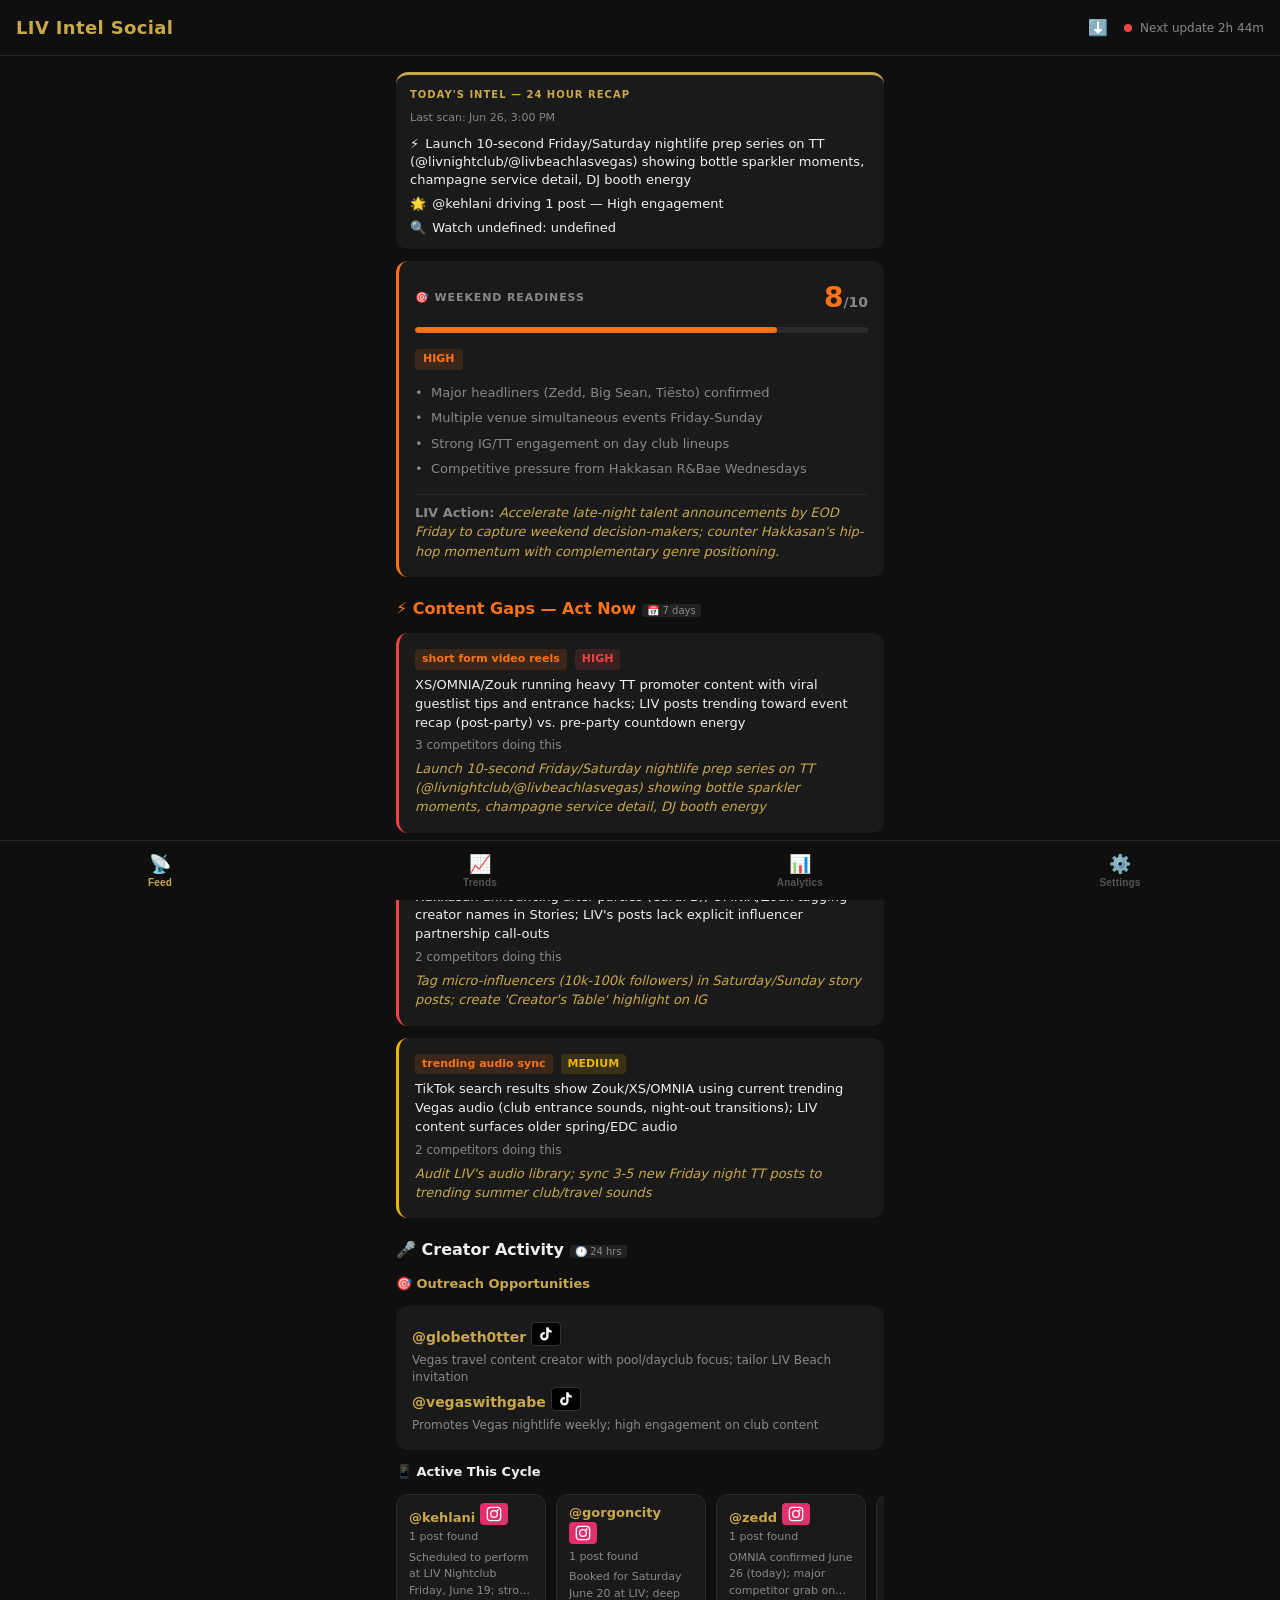
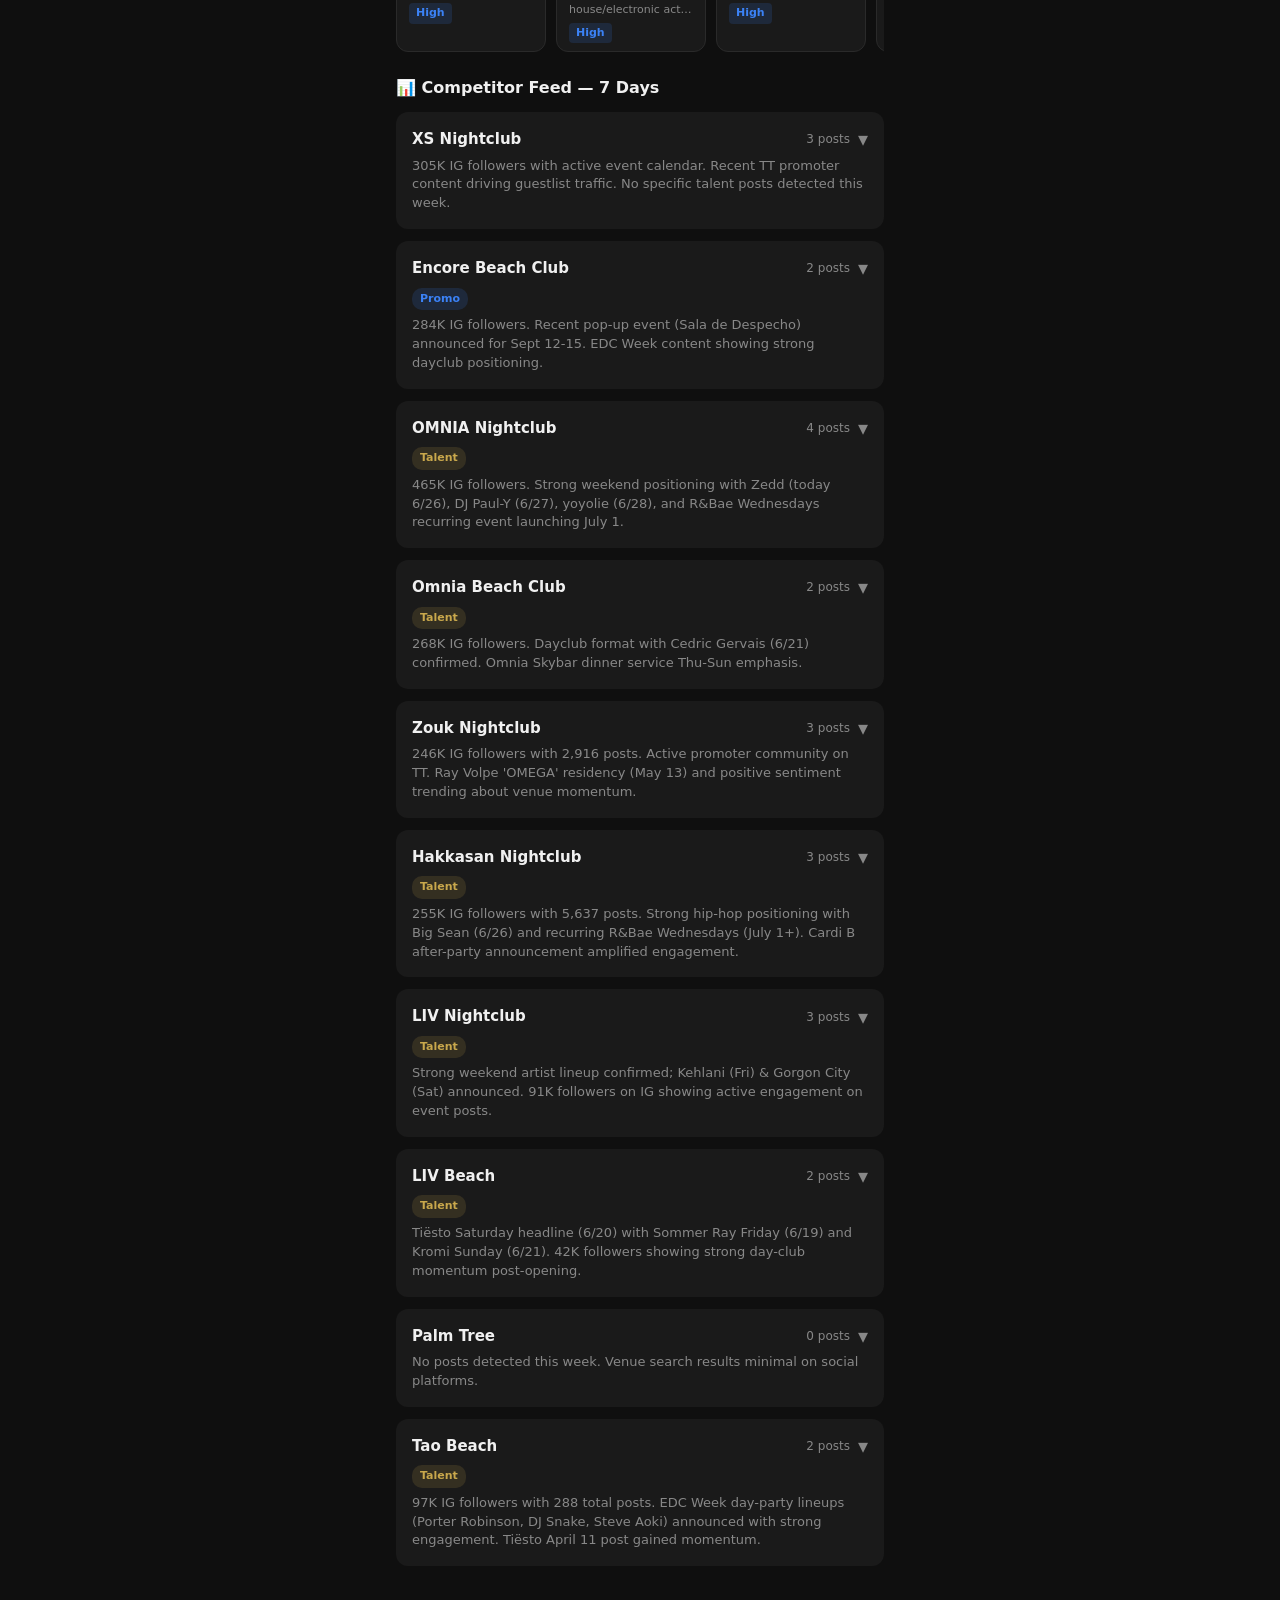
<file: index.html>
<!DOCTYPE html>
<html lang="en">
<head>
  <meta charset="UTF-8">
  <meta name="viewport" content="width=device-width, initial-scale=1.0, viewport-fit=cover">
  <meta name="theme-color" content="#0F0F0F">
  <meta name="apple-mobile-web-app-capable" content="yes">
  <meta name="apple-mobile-web-app-status-bar-style" content="black-translucent">
  <meta name="apple-mobile-web-app-title" content="LIV Social">
  <link rel="manifest" href="./manifest.json">
  <link rel="apple-touch-icon" href="./icons/icon-192.png">
  <link rel="icon" type="image/png" href="./icons/icon-192.png">
  <link rel="stylesheet" href="./assets/style.css">
  <title>LIV Intel Social</title>
  <!-- Google Analytics -->
  <script async src="https://www.googletagmanager.com/gtag/js?id=G-B0TRM9V8KM"></script>
  <script>
    window.dataLayer = window.dataLayer || [];
    function gtag(){dataLayer.push(arguments);}
    gtag('js', new Date());
    gtag('config', 'G-B0TRM9V8KM');
  </script>
</head>
<body>
  <!-- Header -->
  <header class="app-header">
    <div class="header-left">
      <h1 class="header-title">LIV Intel Social</h1>
    </div>
    <div class="header-right">
      <button id="downloadReportBtn" title="Download Report" style="background:none;border:none;cursor:pointer;color:#fff;font-size:16px;margin-right:8px">⬇️</button>
      <span class="freshness-dot" id="freshnessDot"></span>
      <span class="header-timestamp" id="headerTimestamp">Loading...</span>
    </div>
  </header>

  <!-- Offline Banner -->
  <div class="offline-banner" id="offlineBanner" hidden>
    Showing cached data — connect to refresh
  </div>

  <!-- Tab Content -->
  <main class="tab-content">
    <!-- Social Feed Tab -->
    <section class="tab-pane active" id="tabFeed">
      <div id="feedContent">
        <div class="skeleton-card"></div>
        <div class="skeleton-card"></div>
        <div class="skeleton-card"></div>
      </div>
    </section>

    <!-- Trends Tab -->
    <section class="tab-pane" id="tabTrends">
      <div id="trendsContent">
        <div class="skeleton-card"></div>
        <div class="skeleton-card"></div>
      </div>
    </section>

    <!-- Analytics Tab -->
    <section class="tab-pane" id="tabAnalytics">
      <div id="analyticsContent">
        <div class="skeleton-card"></div>
        <div class="skeleton-card"></div>
        <div class="skeleton-card"></div>
      </div>
    </section>

    <!-- Settings Tab -->
    <section class="tab-pane" id="tabSettings">
      <div id="settingsContent"></div>
    </section>
  </main>

  <!-- Bottom Tab Bar -->
  <nav class="tab-bar">
    <button class="tab-btn active" data-tab="tabFeed">
      <span class="tab-icon">&#x1F4E1;</span>
      <span class="tab-label">Feed</span>
    </button>
    <button class="tab-btn" data-tab="tabTrends">
      <span class="tab-icon">&#x1F4C8;</span>
      <span class="tab-label">Trends</span>
    </button>
    <button class="tab-btn" data-tab="tabAnalytics">
      <span class="tab-icon">&#x1F4CA;</span>
      <span class="tab-label">Analytics</span>
    </button>
    <button class="tab-btn" data-tab="tabSettings">
      <span class="tab-icon">&#x2699;&#xFE0F;</span>
      <span class="tab-label">Settings</span>
    </button>
  </nav>

  <script src="./assets/app.js"></script>
  <script>
    if ('serviceWorker' in navigator) {
      navigator.serviceWorker.register('./service-worker.js');
    }
  </script>
</body>
</html>
</file>
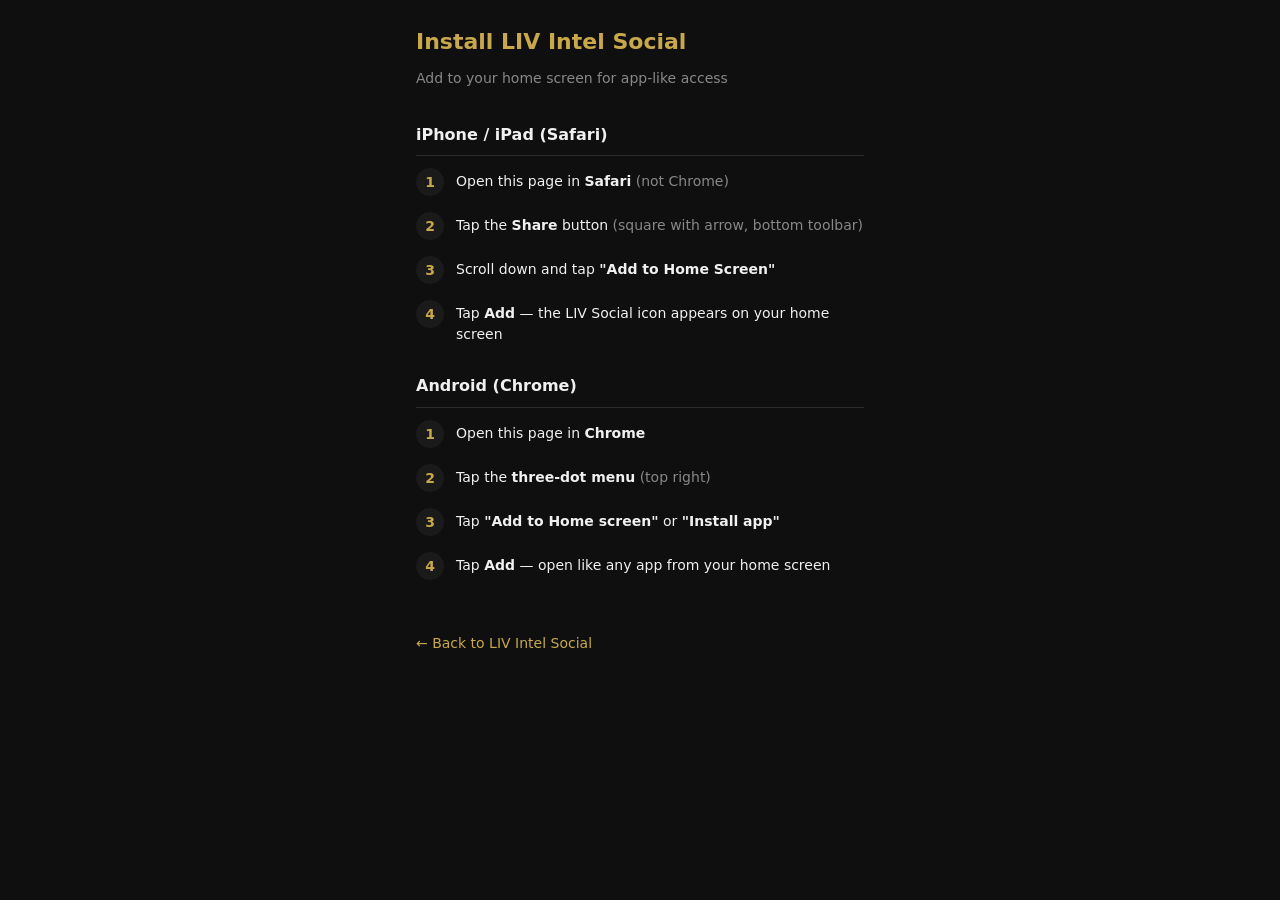
<file: install.html>
<!DOCTYPE html>
<html lang="en">
<head>
  <meta charset="UTF-8">
  <meta name="viewport" content="width=device-width, initial-scale=1.0, viewport-fit=cover">
  <meta name="theme-color" content="#0F0F0F">
  <title>Install LIV Intel Social</title>
  <style>
    *, *::before, *::after { box-sizing: border-box; margin: 0; padding: 0; }
    body {
      font-family: Inter, system-ui, -apple-system, sans-serif;
      background: #0F0F0F;
      color: #F0F0F0;
      line-height: 1.6;
      padding: 24px 16px;
      max-width: 480px;
      margin: 0 auto;
      -webkit-font-smoothing: antialiased;
    }
    h1 {
      color: #C9A84C;
      font-size: 22px;
      margin-bottom: 8px;
    }
    .subtitle {
      color: #888;
      font-size: 14px;
      margin-bottom: 32px;
    }
    .platform {
      margin-bottom: 28px;
    }
    .platform h2 {
      font-size: 16px;
      font-weight: 700;
      margin-bottom: 12px;
      padding-bottom: 8px;
      border-bottom: 1px solid #2A2A2A;
    }
    .step {
      display: flex;
      gap: 12px;
      margin-bottom: 16px;
      align-items: flex-start;
    }
    .step-num {
      width: 28px;
      height: 28px;
      border-radius: 50%;
      background: #1A1A1A;
      color: #C9A84C;
      font-size: 14px;
      font-weight: 700;
      display: flex;
      align-items: center;
      justify-content: center;
      flex-shrink: 0;
    }
    .step-text {
      font-size: 14px;
      line-height: 1.5;
      padding-top: 3px;
    }
    .step-text strong {
      color: #F0F0F0;
    }
    .step-text span {
      color: #888;
    }
    .back-link {
      display: inline-block;
      margin-top: 24px;
      color: #C9A84C;
      font-size: 14px;
      text-decoration: none;
    }
    .back-link:hover { text-decoration: underline; }
  </style>
</head>
<body>
  <h1>Install LIV Intel Social</h1>
  <p class="subtitle">Add to your home screen for app-like access</p>

  <div class="platform">
    <h2>iPhone / iPad (Safari)</h2>
    <div class="step">
      <div class="step-num">1</div>
      <div class="step-text">Open this page in <strong>Safari</strong> <span>(not Chrome)</span></div>
    </div>
    <div class="step">
      <div class="step-num">2</div>
      <div class="step-text">Tap the <strong>Share</strong> button <span>(square with arrow, bottom toolbar)</span></div>
    </div>
    <div class="step">
      <div class="step-num">3</div>
      <div class="step-text">Scroll down and tap <strong>"Add to Home Screen"</strong></div>
    </div>
    <div class="step">
      <div class="step-num">4</div>
      <div class="step-text">Tap <strong>Add</strong> — the LIV Social icon appears on your home screen</div>
    </div>
  </div>

  <div class="platform">
    <h2>Android (Chrome)</h2>
    <div class="step">
      <div class="step-num">1</div>
      <div class="step-text">Open this page in <strong>Chrome</strong></div>
    </div>
    <div class="step">
      <div class="step-num">2</div>
      <div class="step-text">Tap the <strong>three-dot menu</strong> <span>(top right)</span></div>
    </div>
    <div class="step">
      <div class="step-num">3</div>
      <div class="step-text">Tap <strong>"Add to Home screen"</strong> or <strong>"Install app"</strong></div>
    </div>
    <div class="step">
      <div class="step-num">4</div>
      <div class="step-text">Tap <strong>Add</strong> — open like any app from your home screen</div>
    </div>
  </div>

  <a href="./" class="back-link">&larr; Back to LIV Intel Social</a>
</body>
</html>
</file>
<file: assets/style.css>
/* ===== Design Tokens ===== */
:root {
  --bg: #0F0F0F;
  --card-bg: #1A1A1A;
  --border: #2A2A2A;
  --text-primary: #F0F0F0;
  --text-secondary: #888888;
  --gold: #C9A84C;
  --green: #22C55E;
  --red: #EF4444;
  --orange: #F97316;
  --blue: #3B82F6;
  --neutral: #888888;
  --ig: #E1306C;
  --tt: #010101;
  --x-blue: #1DA1F2;
  --ticket: #7C3AED;
  --pr: #6B7280;
  --silver: #E5E7EB;
  --bronze: #D97706;
  --radius: 12px;
  --tab-height: 60px;
}

/* ===== Reset & Base ===== */
*, *::before, *::after { box-sizing: border-box; margin: 0; padding: 0; }

body {
  font-family: Inter, system-ui, -apple-system, sans-serif;
  background: var(--bg);
  color: var(--text-primary);
  line-height: 1.5;
  -webkit-font-smoothing: antialiased;
  overflow-x: hidden;
}

/* ===== Header ===== */
.app-header {
  position: sticky;
  top: 0;
  z-index: 100;
  display: flex;
  align-items: center;
  justify-content: space-between;
  padding: 14px 16px;
  padding-top: max(14px, env(safe-area-inset-top, 14px));
  background: var(--bg);
  border-bottom: 1px solid var(--border);
}

.header-title {
  font-size: 18px;
  font-weight: 700;
  color: var(--gold);
  letter-spacing: 0.02em;
}

.header-right {
  display: flex;
  align-items: center;
  gap: 8px;
}

.header-timestamp {
  font-size: 12px;
  color: var(--text-secondary);
  white-space: nowrap;
}

.freshness-dot {
  width: 8px;
  height: 8px;
  border-radius: 50%;
  background: var(--neutral);
  flex-shrink: 0;
}
.freshness-dot.fresh { background: var(--green); }
.freshness-dot.stale { background: var(--orange); }
.freshness-dot.old { background: var(--red); }

/* ===== Offline Banner ===== */
.offline-banner {
  background: var(--card-bg);
  color: var(--orange);
  text-align: center;
  font-size: 12px;
  padding: 6px 16px;
  border-bottom: 1px solid var(--border);
}

/* ===== Tab Content ===== */
.tab-content {
  padding: 16px;
  padding-bottom: calc(var(--tab-height) + 24px + env(safe-area-inset-bottom));
  max-width: 520px;
  margin: 0 auto;
}

.tab-pane { display: none; }
.tab-pane.active { display: block; }

/* ===== Bottom Tab Bar ===== */
.tab-bar {
  position: fixed;
  bottom: 0;
  left: 0;
  right: 0;
  z-index: 100;
  display: flex;
  height: var(--tab-height);
  background: var(--bg);
  border-top: 1px solid var(--border);
  padding-bottom: env(safe-area-inset-bottom);
}

.tab-btn {
  flex: 1;
  display: flex;
  flex-direction: column;
  align-items: center;
  justify-content: center;
  gap: 2px;
  background: none;
  border: none;
  cursor: pointer;
  color: #555;
  transition: color 0.2s;
}

.tab-btn.active { color: var(--gold); }

.tab-icon { font-size: 18px; }

.tab-label {
  font-size: 10px;
  font-weight: 600;
  letter-spacing: 0.02em;
}

/* ===== Cards ===== */
.card {
  background: var(--card-bg);
  border-radius: var(--radius);
  padding: 16px;
  margin-bottom: 12px;
}

/* ===== Market Pulse ===== */
.market-pulse {
  border-left: 3px solid var(--gold);
  padding: 10px 14px;
}

.market-pulse .label {
  font-size: 10px;
  font-weight: 700;
  color: var(--text-secondary);
  text-transform: uppercase;
  letter-spacing: 0.08em;
  margin-bottom: 4px;
}

.market-pulse .pulse-text {
  font-size: 12px;
  line-height: 1.45;
  color: var(--text-secondary);
}

/* ===== AI Daily Brief ===== */
.daily-brief {
  border-top: 3px solid var(--gold);
  padding: 12px 14px;
}

.brief-header {
  font-size: 10px;
  font-weight: 700;
  color: var(--gold);
  text-transform: uppercase;
  letter-spacing: 0.1em;
  margin-bottom: 8px;
}

.brief-bullets {
  display: flex;
  flex-direction: column;
  gap: 6px;
}

.brief-bullet {
  font-size: 13px;
  line-height: 1.4;
  color: var(--text-primary);
}

.brief-icon {
  margin-right: 2px;
}

/* ===== Sparklines ===== */
.sparkline-row {
  display: flex;
  gap: 12px;
  padding: 6px 0 2px;
}

.sparkline-item {
  display: flex;
  align-items: center;
  gap: 4px;
}

.sparkline-label {
  font-size: 9px;
  color: var(--text-secondary);
  font-weight: 600;
  min-width: 22px;
}

.sparkline-item svg {
  display: block;
}

/* ===== Card Links ===== */
.card-link {
  color: var(--gold);
  text-decoration: none;
  -webkit-tap-highlight-color: rgba(201, 168, 76, 0.2);
}
.card-link:active {
  opacity: 0.7;
}

/* ===== Dark Events Feed Card ===== */
.dark-feed-card {
  border-left: 3px solid var(--orange);
  background: rgba(249,115,22,0.05);
}

.dark-feed-note {
  font-size: 11px;
  color: var(--orange);
  margin-bottom: 8px;
}

.dark-feed-item {
  padding: 6px 0;
  border-bottom: 1px solid var(--border);
}
.dark-feed-item:last-child { border-bottom: none; }

.dark-feed-venue {
  font-size: 13px;
  font-weight: 700;
  margin-bottom: 1px;
}

.dark-feed-talent {
  font-size: 12px;
  color: var(--text-primary);
}

.dark-feed-date {
  font-size: 11px;
  color: var(--text-secondary);
  margin-top: 2px;
}

/* ===== Section Headers ===== */
.section-header {
  font-size: 16px;
  font-weight: 700;
  margin: 20px 0 12px;
  color: var(--text-primary);
}

/* ===== Top 3 Posts ===== */
.ranked-card {
  display: flex;
  gap: 12px;
  align-items: flex-start;
}

.rank-number {
  font-size: 28px;
  font-weight: 800;
  line-height: 1;
  min-width: 32px;
  text-align: center;
  font-variant-numeric: tabular-nums;
}
.rank-1 { color: var(--gold); }
.rank-2 { color: var(--silver); }
.rank-3 { color: var(--bronze); }

.ranked-body {
  flex: 1;
  min-width: 0;
}

.ranked-venue {
  font-size: 12px;
  color: var(--text-secondary);
  margin-bottom: 4px;
}

.ranked-summary {
  font-size: 14px;
  line-height: 1.45;
  margin-bottom: 6px;
}

.ranked-meta {
  display: flex;
  align-items: center;
  gap: 8px;
  flex-wrap: wrap;
  font-size: 12px;
  color: var(--text-secondary);
}

/* ===== Platform Badges ===== */
.platform-badge {
  display: inline-flex;
  align-items: center;
  justify-content: center;
  padding: 3px 6px;
  border-radius: 4px;
  font-size: 11px;
  font-weight: 700;
  letter-spacing: 0.03em;
  line-height: 1;
  min-width: 24px;
  min-height: 20px;
}
.platform-badge svg {
  display: block;
}
.platform-badge.ig { background: var(--ig); color: #fff; }
.platform-badge.tt { background: var(--tt); color: #fff; border: 1px solid #333; }
.platform-badge.x { background: var(--x-blue); color: #fff; }
.platform-badge.ticket { background: var(--ticket); color: #fff; }
.platform-badge.pr { background: var(--pr); color: #fff; }

/* ===== Engagement Badges ===== */
.engagement-badge {
  display: inline-flex;
  align-items: center;
  padding: 2px 7px;
  border-radius: 4px;
  font-size: 11px;
  font-weight: 600;
}
.engagement-badge.high { background: rgba(59,130,246,0.15); color: var(--blue); }
.engagement-badge.normal { background: rgba(136,136,136,0.15); color: var(--text-secondary); }
.engagement-badge.low { background: rgba(239,68,68,0.15); color: var(--red); }

/* ===== Venue Cards (Collapsible) ===== */
.venue-card .venue-header {
  display: flex;
  align-items: center;
  gap: 8px;
  cursor: pointer;
  -webkit-tap-highlight-color: transparent;
}

.venue-name {
  font-size: 15px;
  font-weight: 700;
  flex: 1;
  min-width: 0;
}

.venue-count {
  font-size: 12px;
  color: var(--text-secondary);
  white-space: nowrap;
}

.venue-chevron {
  font-size: 20px;
  color: var(--text-secondary);
  transition: transform 0.2s;
  line-height: 1;
}

.venue-card.expanded .venue-chevron {
  transform: rotate(180deg);
}

.venue-flags {
  display: flex;
  gap: 6px;
  flex-wrap: wrap;
  margin-top: 8px;
}

.venue-summary {
  font-size: 13px;
  color: var(--text-secondary);
  margin-top: 6px;
  line-height: 1.45;
}

.venue-posts {
  display: none;
  margin-top: 12px;
  padding-top: 12px;
  border-top: 1px solid var(--border);
}

.venue-card.expanded .venue-posts { display: block; }

.venue-post {
  padding: 10px 0;
  border-bottom: 1px solid var(--border);
}
.venue-post:last-child { border-bottom: none; }

.venue-post-summary {
  font-size: 13px;
  line-height: 1.45;
  margin: 6px 0;
}

.venue-post-meta {
  display: flex;
  align-items: center;
  gap: 8px;
  font-size: 12px;
  color: var(--text-secondary);
}

.no-posts {
  font-size: 13px;
  color: var(--text-secondary);
  font-style: italic;
  padding: 8px 0;
}

/* ===== Flag Pills ===== */
.flag-pill {
  display: inline-flex;
  align-items: center;
  gap: 4px;
  padding: 3px 8px;
  border-radius: 10px;
  font-size: 11px;
  font-weight: 600;
}
.flag-pill.talent_announcement { background: rgba(201,168,76,0.15); color: var(--gold); }
.flag-pill.promo_offer { background: rgba(59,130,246,0.15); color: var(--blue); }
.flag-pill.urgent { background: rgba(249,115,22,0.15); color: var(--orange); }

/* ===== Urgent Pulsing Dot ===== */
.urgent-dot {
  width: 8px;
  height: 8px;
  border-radius: 50%;
  background: var(--orange);
  animation: pulse 1.5s ease-in-out infinite;
  flex-shrink: 0;
}

@keyframes pulse {
  0%, 100% { opacity: 1; transform: scale(1); }
  50% { opacity: 0.5; transform: scale(1.3); }
}

/* ===== Seasonal Banner ===== */
.seasonal-banner {
  background: rgba(136,136,136,0.1);
  color: var(--text-secondary);
  font-size: 12px;
  text-align: center;
  padding: 6px 12px;
  border-radius: 6px;
  margin-top: 8px;
}

/* ===== Trends Tab ===== */
.trends-header {
  display: flex;
  justify-content: space-between;
  align-items: center;
  margin-bottom: 16px;
}

.trends-title {
  font-size: 18px;
  font-weight: 700;
}

.trends-week {
  font-size: 12px;
  color: var(--text-secondary);
}

.trends-stale-banner {
  background: rgba(249,115,22,0.1);
  color: var(--orange);
  font-size: 12px;
  text-align: center;
  padding: 8px 16px;
  border-radius: var(--radius);
  margin-bottom: 12px;
}

/* ===== Platform Update Cards ===== */
.platform-update-card {
  border-left: 3px solid var(--border);
}
.platform-update-card.action-required {
  border-left-color: var(--orange);
}

.action-badge {
  display: inline-flex;
  padding: 2px 7px;
  border-radius: 4px;
  font-size: 11px;
  font-weight: 700;
  background: rgba(249,115,22,0.15);
  color: var(--orange);
  margin-left: 8px;
}

.platform-update-name {
  font-size: 14px;
  font-weight: 700;
  margin-bottom: 4px;
}

.platform-update-detail {
  font-size: 13px;
  color: var(--text-secondary);
  line-height: 1.5;
  margin-top: 6px;
}

/* ===== Content Formats ===== */
.format-item {
  padding: 12px 0;
  border-bottom: 1px solid var(--border);
}
.format-item:last-child { border-bottom: none; }

.format-name {
  font-size: 14px;
  font-weight: 700;
}

.format-why {
  font-size: 13px;
  color: var(--text-secondary);
  margin-top: 4px;
  line-height: 1.45;
}

.format-liv {
  font-size: 13px;
  color: var(--gold);
  font-style: italic;
  margin-top: 6px;
  line-height: 1.45;
}

.format-liv-prefix {
  color: var(--text-secondary);
  font-style: normal;
}

/* ===== Trending Audio ===== */
.audio-item-link {
  display: block;
  text-decoration: none;
  color: inherit;
  -webkit-tap-highlight-color: rgba(201, 168, 76, 0.15);
}
.audio-item-link:active .audio-name {
  color: var(--gold);
}

.audio-item {
  display: flex;
  align-items: flex-start;
  gap: 10px;
  padding: 10px 0;
  border-bottom: 1px solid var(--border);
}
.audio-item-link:last-child .audio-item { border-bottom: none; }
.audio-item:last-child { border-bottom: none; }

.audio-info { flex: 1; min-width: 0; }

.audio-name {
  font-size: 14px;
  font-weight: 700;
}

.audio-artist {
  font-size: 12px;
  color: var(--text-secondary);
}

.audio-relevance {
  font-size: 13px;
  color: var(--text-secondary);
  margin-top: 4px;
  line-height: 1.45;
}

/* ===== Viral Nightlife ===== */
.viral-summary {
  font-size: 14px;
  line-height: 1.55;
  margin-bottom: 12px;
}

.viral-standout {
  border-left: 3px solid var(--blue);
  padding: 12px 14px;
  font-size: 13px;
  font-style: italic;
  color: var(--text-secondary);
  background: rgba(59,130,246,0.05);
  border-radius: 0 var(--radius) var(--radius) 0;
  line-height: 1.5;
  margin-bottom: 10px;
}

.theme-pill {
  display: inline-flex;
  padding: 3px 10px;
  border-radius: 10px;
  font-size: 12px;
  font-weight: 600;
  background: rgba(201,168,76,0.15);
  color: var(--gold);
}

/* ===== Audience Signals ===== */
.audience-behavior {
  font-size: 14px;
  line-height: 1.55;
  margin-bottom: 12px;
}

.moments-scroll {
  display: flex;
  gap: 8px;
  overflow-x: auto;
  padding-bottom: 4px;
  -webkit-overflow-scrolling: touch;
  scrollbar-width: none;
}
.moments-scroll::-webkit-scrollbar { display: none; }

.moment-pill {
  display: inline-flex;
  padding: 6px 12px;
  border-radius: 16px;
  font-size: 12px;
  background: var(--border);
  color: var(--text-primary);
  white-space: nowrap;
  flex-shrink: 0;
}

/* ===== Recommendations ===== */
.rec-card {
  border-left: 3px solid var(--border);
}
.rec-card.high { border-left-color: var(--orange); }
.rec-card.medium { border-left-color: var(--blue); }
.rec-card.low { border-left-color: var(--text-secondary); }

.rec-header {
  display: flex;
  align-items: center;
  gap: 8px;
  margin-bottom: 6px;
  flex-wrap: wrap;
}

.priority-badge {
  display: inline-flex;
  padding: 2px 7px;
  border-radius: 4px;
  font-size: 11px;
  font-weight: 700;
}
.priority-badge.high { background: rgba(249,115,22,0.15); color: var(--orange); }
.priority-badge.medium { background: rgba(59,130,246,0.15); color: var(--blue); }
.priority-badge.low { background: rgba(136,136,136,0.15); color: var(--text-secondary); }

.rec-action {
  font-size: 14px;
  font-weight: 700;
  line-height: 1.45;
}

.rec-rationale {
  font-size: 13px;
  color: var(--text-secondary);
  line-height: 1.5;
  margin-top: 6px;
}

/* ===== Skeleton Loading ===== */
.skeleton-card {
  background: var(--card-bg);
  border-radius: var(--radius);
  height: 100px;
  margin-bottom: 12px;
  position: relative;
  overflow: hidden;
}

.skeleton-card::after {
  content: '';
  position: absolute;
  inset: 0;
  background: linear-gradient(90deg, transparent, rgba(255,255,255,0.03), transparent);
  animation: shimmer 1.5s infinite;
}

@keyframes shimmer {
  0% { transform: translateX(-100%); }
  100% { transform: translateX(100%); }
}

/* ===== Empty State ===== */
.empty-state {
  text-align: center;
  padding: 48px 24px;
  color: var(--text-secondary);
  font-size: 14px;
  line-height: 1.6;
}

/* ===== Utility ===== */
.divider {
  height: 1px;
  background: var(--border);
  margin: 12px 0;
}

/* ===== Weekend Readiness (Feature 2) ===== */
.weekend-card {
  border-left: 3px solid var(--orange);
}
.weekend-card.low { border-left-color: var(--green); }
.weekend-card.moderate { border-left-color: #EAB308; }
.weekend-card.high { border-left-color: var(--orange); }
.weekend-card.peak { border-left-color: var(--red); }

.weekend-header {
  display: flex;
  justify-content: space-between;
  align-items: center;
  margin-bottom: 8px;
}

.weekend-label {
  font-size: 11px;
  font-weight: 700;
  text-transform: uppercase;
  letter-spacing: 0.08em;
  color: var(--text-secondary);
}

.weekend-score {
  font-size: 28px;
  font-weight: 800;
  font-variant-numeric: tabular-nums;
}
.weekend-score.low { color: var(--green); }
.weekend-score.moderate { color: #EAB308; }
.weekend-score.high { color: var(--orange); }
.weekend-score.peak { color: var(--red); }

.weekend-score-max {
  font-size: 14px;
  color: var(--text-secondary);
}

.score-bar {
  height: 6px;
  background: var(--border);
  border-radius: 3px;
  margin: 8px 0 12px;
  overflow: hidden;
}

.score-fill {
  height: 100%;
  border-radius: 3px;
  transition: width 0.5s ease;
}
.score-fill.low { background: var(--green); }
.score-fill.moderate { background: #EAB308; }
.score-fill.high { background: var(--orange); }
.score-fill.peak { background: var(--red); }

.weekend-label-badge {
  display: inline-flex;
  padding: 2px 8px;
  border-radius: 4px;
  font-size: 11px;
  font-weight: 700;
  margin-bottom: 10px;
}
.weekend-label-badge.low { background: rgba(34,197,94,0.15); color: var(--green); }
.weekend-label-badge.moderate { background: rgba(234,179,8,0.15); color: #EAB308; }
.weekend-label-badge.high { background: rgba(249,115,22,0.15); color: var(--orange); }
.weekend-label-badge.peak { background: rgba(239,68,68,0.15); color: var(--red); }

.weekend-factors {
  list-style: none;
  margin: 0 0 12px;
}

.weekend-factors li {
  font-size: 13px;
  color: var(--text-secondary);
  padding: 3px 0;
  padding-left: 16px;
  position: relative;
}

.weekend-factors li::before {
  content: '•';
  position: absolute;
  left: 0;
  color: var(--text-secondary);
}

.weekend-action {
  font-size: 13px;
  color: var(--gold);
  font-style: italic;
  line-height: 1.5;
  padding-top: 8px;
  border-top: 1px solid var(--border);
}

.weekend-action-prefix {
  color: var(--text-secondary);
  font-style: normal;
  font-weight: 600;
}

/* ===== Content Gaps (Feature 3) ===== */
.gap-card {
  border-left: 3px solid var(--border);
}
.gap-card.high { border-left-color: var(--red); }
.gap-card.medium { border-left-color: #EAB308; }
.gap-card.low { border-left-color: var(--text-secondary); }

.gap-header {
  display: flex;
  align-items: center;
  gap: 8px;
  margin-bottom: 6px;
  flex-wrap: wrap;
}

.gap-type {
  display: inline-flex;
  padding: 2px 7px;
  border-radius: 4px;
  font-size: 11px;
  font-weight: 600;
  background: rgba(249,115,22,0.15);
  color: var(--orange);
}

.urgency-badge {
  display: inline-flex;
  padding: 2px 7px;
  border-radius: 4px;
  font-size: 11px;
  font-weight: 700;
}
.urgency-badge.high { background: rgba(239,68,68,0.15); color: var(--red); }
.urgency-badge.medium { background: rgba(234,179,8,0.15); color: #EAB308; }
.urgency-badge.low { background: rgba(136,136,136,0.15); color: var(--text-secondary); }

.gap-desc {
  font-size: 13px;
  line-height: 1.45;
  margin-bottom: 4px;
}

.gap-competitors {
  font-size: 12px;
  color: var(--text-secondary);
  margin-bottom: 6px;
}

.gap-suggestion {
  font-size: 13px;
  color: var(--gold);
  font-style: italic;
  line-height: 1.45;
}

/* ===== Creator Activity (Feature 5) ===== */
.creator-scroll {
  display: flex;
  gap: 10px;
  overflow-x: auto;
  padding-bottom: 4px;
  -webkit-overflow-scrolling: touch;
  scrollbar-width: none;
}
.creator-scroll::-webkit-scrollbar { display: none; }

.creator-chip {
  flex-shrink: 0;
  background: var(--card-bg);
  border-radius: var(--radius);
  padding: 8px 12px;
  width: 150px;
  max-width: 150px;
  border: 1px solid var(--border);
}

.creator-handle {
  font-size: 13px;
  font-weight: 700;
  margin-bottom: 2px;
}

.creator-followers {
  font-size: 11px;
  color: var(--text-secondary);
  margin-bottom: 4px;
}

.creator-mention {
  font-size: 11px;
  color: var(--text-secondary);
  display: -webkit-box;
  -webkit-line-clamp: 3;
  -webkit-box-orient: vertical;
  overflow: hidden;
}

.trending-influencer {
  display: flex;
  align-items: flex-start;
  gap: 10px;
  padding: 8px 0;
  border-bottom: 1px solid var(--border);
}
.trending-influencer:last-child { border-bottom: none; }

.trending-influencer-rank {
  font-size: 11px;
  font-weight: 700;
  color: var(--gold);
  min-width: 18px;
  padding-top: 1px;
}

.trending-influencer-info {
  flex: 1;
  min-width: 0;
}

.trending-influencer-name {
  font-size: 13px;
  font-weight: 700;
  margin-bottom: 2px;
}

.trending-influencer-why {
  font-size: 11px;
  color: var(--text-secondary);
  line-height: 1.4;
}

.outreach-item {
  padding: 10px 0;
  border-bottom: 1px solid var(--border);
}
.outreach-item:last-child { border-bottom: none; }

.outreach-handle {
  font-size: 14px;
  font-weight: 700;
  margin-bottom: 2px;
}

.outreach-reason {
  font-size: 12px;
  color: var(--text-secondary);
  line-height: 1.45;
  margin-top: 4px;
}

.outreach-never {
  font-size: 11px;
  color: var(--orange);
  font-weight: 600;
  margin-top: 4px;
}

/* ===== Stories (Feature 9) ===== */
.story-card {
  border-left: 3px solid var(--border);
}
.story-card.urgent { border-left-color: var(--orange); }

.story-type {
  display: inline-flex;
  padding: 2px 7px;
  border-radius: 4px;
  font-size: 11px;
  font-weight: 600;
  background: rgba(136,136,136,0.15);
  color: var(--text-secondary);
}
.story-type.flash_sale { background: rgba(239,68,68,0.15); color: var(--red); }
.story-type.countdown { background: rgba(249,115,22,0.15); color: var(--orange); }
.story-type.bts { background: rgba(59,130,246,0.15); color: var(--blue); }

.story-venue {
  font-size: 13px;
  font-weight: 700;
  margin-bottom: 4px;
}

.story-summary {
  font-size: 12px;
  color: var(--text-secondary);
  line-height: 1.45;
}

.story-time {
  font-size: 11px;
  color: var(--text-secondary);
  margin-top: 4px;
}

/* ===== Search Trends (Feature 8) ===== */
.trend-item {
  display: flex;
  align-items: flex-start;
  gap: 8px;
  padding: 8px 0;
  border-bottom: 1px solid var(--border);
}
.trend-item:last-child { border-bottom: none; }

.trend-arrow {
  font-size: 16px;
  font-weight: 700;
  flex-shrink: 0;
  line-height: 1;
  margin-top: 2px;
}
.trend-arrow.up { color: var(--green); }
.trend-arrow.down { color: var(--red); }

.trend-venue {
  font-size: 14px;
  font-weight: 700;
}

.trend-driver {
  font-size: 12px;
  color: var(--text-secondary);
  line-height: 1.4;
}

.trend-artist-pills {
  display: flex;
  gap: 6px;
  flex-wrap: wrap;
  margin-top: 8px;
}

.trend-artist-pill {
  display: inline-flex;
  padding: 4px 10px;
  border-radius: 10px;
  font-size: 12px;
  font-weight: 600;
  background: rgba(201,168,76,0.15);
  color: var(--gold);
}

.trend-market {
  font-size: 13px;
  color: var(--text-secondary);
  margin-top: 8px;
  padding-top: 8px;
  border-top: 1px solid var(--border);
}

/* ===== LIV vs Market (Feature 1) ===== */
.liv-compare-row {
  display: flex;
  gap: 10px;
  margin-bottom: 12px;
}

.liv-card {
  flex: 1;
  background: var(--card-bg);
  border-radius: var(--radius);
  padding: 14px;
  border: 1px solid var(--border);
  min-width: 0;
}

.liv-card-title {
  font-size: 13px;
  font-weight: 700;
  color: var(--gold);
  margin-bottom: 10px;
}

.liv-stat {
  display: flex;
  justify-content: space-between;
  align-items: center;
  padding: 4px 0;
}

.liv-stat-label {
  font-size: 11px;
  color: var(--text-secondary);
}

.liv-stat-value {
  font-size: 13px;
  font-weight: 700;
  font-variant-numeric: tabular-nums;
}

.liv-delta {
  font-size: 11px;
  font-weight: 600;
}
.liv-delta.up { color: var(--green); }
.liv-delta.down { color: var(--red); }
.liv-delta.flat { color: var(--text-secondary); }

.rank-badge {
  display: inline-flex;
  padding: 2px 6px;
  border-radius: 4px;
  font-size: 11px;
  font-weight: 700;
}
.rank-badge.top { background: rgba(201,168,76,0.15); color: var(--gold); }
.rank-badge.mid { color: var(--text-primary); }
.rank-badge.low { color: var(--text-secondary); }

.rank-table {
  width: 100%;
  font-size: 12px;
  margin-top: 12px;
}

.rank-table th {
  text-align: left;
  font-weight: 600;
  color: var(--text-secondary);
  padding: 6px 4px;
  border-bottom: 1px solid var(--border);
  font-size: 11px;
}

.rank-table td {
  padding: 6px 4px;
  border-bottom: 1px solid var(--border);
  font-variant-numeric: tabular-nums;
}

.rank-table .gold { color: var(--gold); font-weight: 700; }

/* ===== Event Radar (Feature 4) ===== */
.dark-event-card {
  border-left: 3px solid var(--orange);
  background: rgba(249,115,22,0.05);
}

.dark-event-note {
  font-size: 12px;
  color: var(--orange);
  margin-bottom: 10px;
  line-height: 1.45;
}

.event-date-group {
  margin-bottom: 12px;
}

.event-date-label {
  font-size: 12px;
  font-weight: 700;
  color: var(--gold);
  margin-bottom: 6px;
  padding-bottom: 4px;
  border-bottom: 1px solid var(--border);
}

.event-item {
  display: flex;
  align-items: center;
  gap: 8px;
  padding: 6px 0;
  font-size: 13px;
}

.event-venue {
  font-weight: 600;
  min-width: 0;
}

.event-talent {
  flex: 1;
  min-width: 0;
  color: var(--text-secondary);
}

.source-badge {
  display: inline-flex;
  padding: 2px 6px;
  border-radius: 4px;
  font-size: 10px;
  font-weight: 600;
  background: rgba(136,136,136,0.15);
  color: var(--text-secondary);
}
.source-badge.social { background: rgba(59,130,246,0.15); color: var(--blue); }
.source-badge.ticketing { background: rgba(124,58,237,0.15); color: var(--ticket); }
.source-badge.discotech { background: rgba(201,168,76,0.15); color: var(--gold); }

/* ===== AI Insight ===== */
.insight-card {
  border-left: 3px solid var(--gold);
}

.insight-label {
  font-size: 11px;
  font-weight: 700;
  color: var(--gold);
  text-transform: uppercase;
  letter-spacing: 0.06em;
  margin-bottom: 4px;
}

.insight-text {
  font-size: 13px;
  line-height: 1.55;
  margin-bottom: 12px;
}

.insight-highlight {
  background: rgba(201,168,76,0.08);
  border-radius: 8px;
  padding: 10px 12px;
  margin-bottom: 10px;
}

.insight-highlight-label {
  font-size: 11px;
  font-weight: 700;
  color: var(--gold);
  margin-bottom: 4px;
}

.insight-highlight-text {
  font-size: 13px;
  line-height: 1.5;
}

/* ===== Hashtag Intelligence (Feature 10) ===== */
.hashtag-scroll {
  display: flex;
  gap: 8px;
  overflow-x: auto;
  padding-bottom: 4px;
  -webkit-overflow-scrolling: touch;
  scrollbar-width: none;
}
.hashtag-scroll::-webkit-scrollbar { display: none; }

.hashtag-pill {
  flex-shrink: 0;
  padding: 6px 12px;
  border-radius: 16px;
  font-size: 12px;
  font-weight: 600;
  white-space: nowrap;
}
.hashtag-pill.up { background: rgba(34,197,94,0.15); color: var(--green); }
.hashtag-pill.down { background: rgba(239,68,68,0.15); color: var(--red); }
.hashtag-pill.stable { background: var(--border); color: var(--text-primary); }
.hashtag-pill.opportunity { background: rgba(201,168,76,0.15); color: var(--gold); }

.hashtag-suggestion {
  font-size: 12px;
  color: var(--gold);
  font-style: italic;
  margin-top: 4px;
  line-height: 1.4;
}

/* ===== Time Intelligence (Feature 11) ===== */
.time-card {
  margin-bottom: 10px;
}

.time-card-header {
  display: flex;
  align-items: center;
  gap: 8px;
  margin-bottom: 8px;
}

.time-bar {
  display: flex;
  height: 20px;
  border-radius: 4px;
  overflow: hidden;
  background: var(--border);
  margin-bottom: 6px;
}

.time-hour {
  flex: 1;
  min-width: 0;
  border-right: 1px solid rgba(15,15,15,0.3);
}
.time-hour:last-child { border-right: none; }
.time-hour.best { background: var(--green); }
.time-hour.worst { background: var(--red); opacity: 0.4; }

.time-labels {
  display: flex;
  justify-content: space-between;
  font-size: 9px;
  color: var(--text-secondary);
  margin-bottom: 8px;
}

.time-insight {
  font-size: 12px;
  color: var(--gold);
  font-style: italic;
  line-height: 1.45;
}

/* ===== Patterns (Feature 13) ===== */
.pattern-card {
  border-left: 3px solid var(--border);
}

.pattern-name {
  font-size: 14px;
  font-weight: 700;
  margin-bottom: 4px;
}

.pattern-desc {
  font-size: 13px;
  color: var(--text-secondary);
  line-height: 1.45;
  margin-bottom: 6px;
}

.pattern-confidence {
  display: inline-flex;
  padding: 2px 7px;
  border-radius: 4px;
  font-size: 11px;
  font-weight: 600;
}
.pattern-confidence.high { background: rgba(34,197,94,0.15); color: var(--green); }
.pattern-confidence.medium { background: rgba(234,179,8,0.15); color: #EAB308; }

.pattern-meta {
  font-size: 12px;
  color: var(--text-secondary);
  margin-top: 6px;
}

.pattern-next {
  font-size: 12px;
  color: var(--gold);
  font-weight: 600;
  margin-top: 4px;
}

.pattern-action {
  font-size: 13px;
  color: var(--gold);
  font-style: italic;
  line-height: 1.45;
  margin-top: 6px;
}

/* ===== Analytics Venue Cards (Features 6, 7, 12) ===== */
.analytics-venue-card .venue-header {
  display: flex;
  align-items: center;
  gap: 8px;
  cursor: pointer;
  -webkit-tap-highlight-color: transparent;
}

.analytics-venue-card .venue-posts {
  display: none;
  margin-top: 12px;
  padding-top: 12px;
  border-top: 1px solid var(--border);
}

.analytics-venue-card.expanded .venue-posts { display: block; }
.analytics-venue-card.expanded .venue-chevron { transform: rotate(180deg); }

.confidence-badge {
  display: inline-flex;
  padding: 2px 6px;
  border-radius: 4px;
  font-size: 10px;
  font-weight: 600;
}
.confidence-badge.high { background: rgba(34,197,94,0.15); color: var(--green); }
.confidence-badge.medium { background: rgba(234,179,8,0.15); color: #EAB308; }
.confidence-badge.low { background: rgba(136,136,136,0.15); color: var(--text-secondary); }

.analytics-stats-row {
  display: flex;
  gap: 8px;
  margin-top: 8px;
  flex-wrap: wrap;
}

.analytics-stat-chip {
  font-size: 11px;
  color: var(--text-secondary);
}

.analytics-stat-chip strong {
  color: var(--text-primary);
}

.sub-section {
  margin-top: 14px;
  padding-top: 10px;
  border-top: 1px solid var(--border);
}

.sub-section-title {
  font-size: 12px;
  font-weight: 700;
  color: var(--text-secondary);
  text-transform: uppercase;
  letter-spacing: 0.06em;
  margin-bottom: 8px;
}

/* Sentiment */
.sentiment-bar {
  display: flex;
  height: 8px;
  border-radius: 4px;
  overflow: hidden;
  margin: 6px 0;
}

.sentiment-pos { background: var(--green); }
.sentiment-neg { background: var(--red); }
.sentiment-neu { background: var(--border); }

.sentiment-labels {
  display: flex;
  justify-content: space-between;
  font-size: 11px;
  color: var(--text-secondary);
}

.sentiment-themes {
  display: flex;
  gap: 4px;
  flex-wrap: wrap;
  margin-top: 6px;
}

.sentiment-theme {
  padding: 2px 6px;
  border-radius: 4px;
  font-size: 10px;
  background: rgba(136,136,136,0.12);
  color: var(--text-secondary);
}

.opportunity-flag {
  font-size: 12px;
  color: var(--orange);
  margin-top: 6px;
  font-weight: 600;
}

/* Reviews */
.review-ratings {
  display: flex;
  gap: 12px;
  flex-wrap: wrap;
  margin-bottom: 6px;
}

.review-rating {
  font-size: 13px;
  font-weight: 700;
  font-variant-numeric: tabular-nums;
}
.review-rating.good { color: var(--green); }
.review-rating.ok { color: #EAB308; }
.review-rating.bad { color: var(--red); }

.review-rating-label {
  font-size: 10px;
  color: var(--text-secondary);
  font-weight: 400;
}

.velocity-badge {
  display: inline-flex;
  padding: 2px 7px;
  border-radius: 4px;
  font-size: 11px;
  font-weight: 600;
}
.velocity-badge.accelerating { background: rgba(34,197,94,0.15); color: var(--green); }
.velocity-badge.steady, .velocity-badge.stable { background: rgba(136,136,136,0.15); color: var(--text-secondary); }
.velocity-badge.slowing { background: rgba(239,68,68,0.15); color: var(--red); }
.velocity-badge.new { background: rgba(59,130,246,0.15); color: var(--blue); }

.review-themes {
  display: flex;
  gap: 4px;
  flex-wrap: wrap;
  margin-top: 6px;
}

.review-theme.positive {
  padding: 2px 6px;
  border-radius: 4px;
  font-size: 10px;
  background: rgba(34,197,94,0.12);
  color: var(--green);
}

.review-theme.negative {
  padding: 2px 6px;
  border-radius: 4px;
  font-size: 10px;
  background: rgba(239,68,68,0.12);
  color: var(--red);
}

.incident-banner {
  font-size: 12px;
  color: var(--orange);
  background: rgba(249,115,22,0.08);
  padding: 6px 10px;
  border-radius: 6px;
  margin-top: 8px;
}

/* Platform Strategy */
.strategy-text {
  font-size: 13px;
  color: var(--text-secondary);
  line-height: 1.45;
  margin-top: 6px;
}

.strategy-score {
  font-size: 22px;
  font-weight: 800;
  font-variant-numeric: tabular-nums;
}
.strategy-score.good { color: var(--green); }
.strategy-score.ok { color: #EAB308; }
.strategy-score.bad { color: var(--red); }

/* ===== Settings (Feature 14) ===== */
.settings-group {
  margin-bottom: 20px;
}

.settings-group-title {
  font-size: 12px;
  font-weight: 700;
  color: var(--text-secondary);
  text-transform: uppercase;
  letter-spacing: 0.06em;
  margin-bottom: 10px;
}

.settings-item {
  display: flex;
  justify-content: space-between;
  align-items: center;
  padding: 12px 0;
  border-bottom: 1px solid var(--border);
}

.settings-label {
  font-size: 14px;
  flex: 1;
  min-width: 0;
}

.settings-label-sub {
  font-size: 11px;
  color: var(--text-secondary);
  margin-top: 2px;
}

.settings-input {
  width: 100%;
  background: var(--card-bg);
  border: 1px solid var(--border);
  border-radius: 8px;
  padding: 10px 12px;
  color: var(--text-primary);
  font-size: 14px;
  font-family: inherit;
  margin-top: 8px;
}
.settings-input:focus {
  outline: none;
  border-color: var(--gold);
}
.settings-input::placeholder {
  color: #555;
}

/* Toggle switch */
.settings-toggle {
  position: relative;
  width: 44px;
  height: 24px;
  flex-shrink: 0;
}

.settings-toggle input {
  opacity: 0;
  width: 0;
  height: 0;
  position: absolute;
}

.toggle-track {
  position: absolute;
  inset: 0;
  background: var(--border);
  border-radius: 12px;
  cursor: pointer;
  transition: background 0.2s;
}

.toggle-thumb {
  position: absolute;
  top: 2px;
  left: 2px;
  width: 20px;
  height: 20px;
  background: var(--text-primary);
  border-radius: 50%;
  transition: transform 0.2s;
}

.settings-toggle input:checked + .toggle-track {
  background: var(--gold);
}

.settings-toggle input:checked + .toggle-track .toggle-thumb {
  transform: translateX(20px);
}

.settings-btn {
  background: var(--card-bg);
  border: 1px solid var(--border);
  border-radius: 8px;
  padding: 10px 16px;
  color: var(--text-primary);
  font-size: 13px;
  font-weight: 600;
  cursor: pointer;
  width: 100%;
  text-align: center;
  margin-top: 8px;
  transition: border-color 0.2s;
}
.settings-btn:active { border-color: var(--gold); }

.settings-info {
  font-size: 12px;
  color: var(--text-secondary);
  padding: 8px 0;
}

.settings-info strong {
  color: var(--text-primary);
}

/* ===== LIV Venue Cards ===== */
.venue-card.liv {
  border-left: 3px solid var(--gold);
}

.liv-badge {
  display: inline-flex;
  padding: 2px 6px;
  border-radius: 4px;
  font-size: 10px;
  font-weight: 700;
  background: rgba(201,168,76,0.2);
  color: var(--gold);
  margin-right: 4px;
  letter-spacing: 0.05em;
}

/* ===== Stale Post Badge ===== */
.stale-post-badge {
  display: inline-flex;
  padding: 1px 5px;
  border-radius: 3px;
  font-size: 10px;
  font-weight: 600;
  background: rgba(249,115,22,0.12);
  color: var(--orange);
  margin-left: 4px;
  vertical-align: middle;
}
</file>
